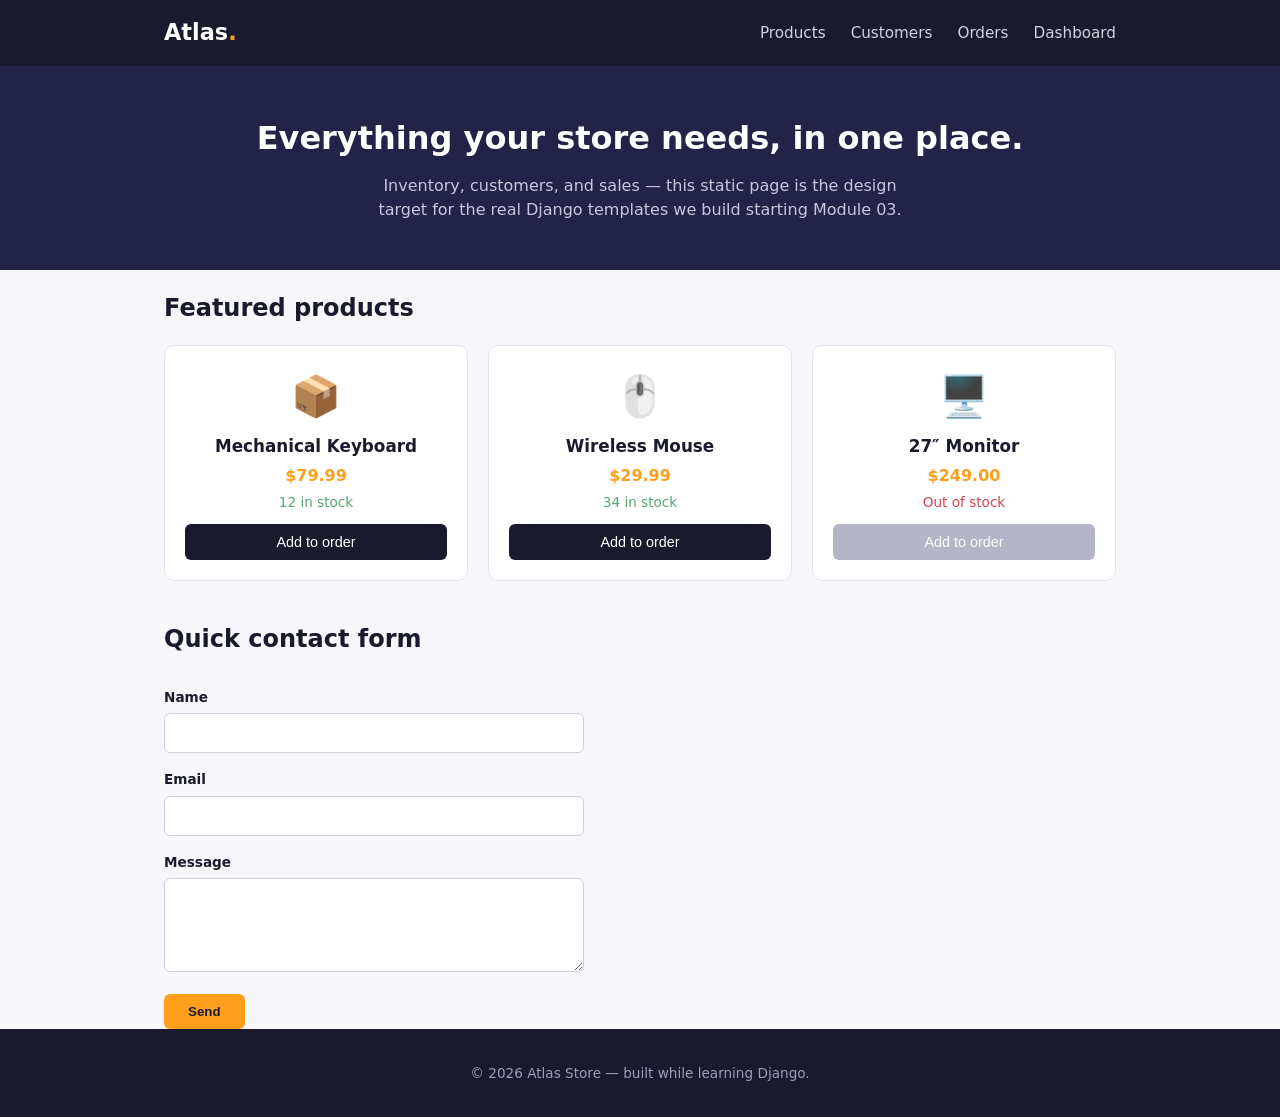
<file: modules/02-web-http-fundamentals-html-css/demo/static_site/index.html>
<!DOCTYPE html>
<html lang="en">
<head>
    <meta charset="UTF-8">
    <meta name="viewport" content="width=device-width, initial-scale=1.0">
    <title>Atlas Store — Preview</title>
    <link rel="stylesheet" href="style.css">
</head>
<body>

    <header class="site-header">
        <div class="container header-row">
            <a href="#" class="logo">Atlas<span>.</span></a>
            <nav>
                <a href="#">Products</a>
                <a href="#">Customers</a>
                <a href="#">Orders</a>
                <a href="#">Dashboard</a>
            </nav>
        </div>
    </header>

    <section class="hero">
        <div class="container">
            <h1>Everything your store needs, in one place.</h1>
            <p>Inventory, customers, and sales — this static page is the design
               target for the real Django templates we build starting Module 03.</p>
        </div>
    </section>

    <main class="container">
        <h2>Featured products</h2>

        <div class="product-grid">
            <article class="product-card">
                <div class="product-image" aria-hidden="true">📦</div>
                <h3>Mechanical Keyboard</h3>
                <p class="price">$79.99</p>
                <p class="stock">12 in stock</p>
                <button type="button">Add to order</button>
            </article>

            <article class="product-card">
                <div class="product-image" aria-hidden="true">🖱️</div>
                <h3>Wireless Mouse</h3>
                <p class="price">$29.99</p>
                <p class="stock">34 in stock</p>
                <button type="button">Add to order</button>
            </article>

            <article class="product-card">
                <div class="product-image" aria-hidden="true">🖥️</div>
                <h3>27&Prime; Monitor</h3>
                <p class="price">$249.00</p>
                <p class="stock out">Out of stock</p>
                <button type="button" disabled>Add to order</button>
            </article>
        </div>

        <h2>Quick contact form</h2>
        <form class="contact-form" action="#" method="post">
            <label for="name">Name</label>
            <input type="text" id="name" name="name" required>

            <label for="email">Email</label>
            <input type="email" id="email" name="email" required>

            <label for="message">Message</label>
            <textarea id="message" name="message" rows="4"></textarea>

            <button type="submit">Send</button>
        </form>
    </main>

    <footer class="site-footer">
        <div class="container">
            <p>&copy; 2026 Atlas Store &mdash; built while learning Django.</p>
        </div>
    </footer>

</body>
</html>
</file>
<file: modules/02-web-http-fundamentals-html-css/demo/static_site/style.css>
/* ---------- Reset-ish basics ---------- */
* {
    box-sizing: border-box;
}

body {
    margin: 0;
    font-family: system-ui, -apple-system, "Segoe UI", Arial, sans-serif;
    color: #1a1a2e;
    background: #f7f7fb;
    line-height: 1.5;
}

.container {
    max-width: 1000px;
    margin: 0 auto;
    padding: 0 24px;
}

/* ---------- Header ---------- */
.site-header {
    background: #1a1a2e;
    color: white;
}

.header-row {
    display: flex;
    justify-content: space-between;
    align-items: center;
    padding: 16px 24px;
}

.logo {
    color: white;
    text-decoration: none;
    font-size: 1.4rem;
    font-weight: bold;
}

.logo span {
    color: #ff9f1c;
}

.site-header nav a {
    color: #d1d1e0;
    text-decoration: none;
    margin-left: 20px;
    font-size: 0.95rem;
}

.site-header nav a:hover {
    color: white;
}

/* ---------- Hero ---------- */
.hero {
    background: #232347;
    color: white;
    padding: 48px 0;
    text-align: center;
}

.hero h1 {
    margin: 0 0 12px;
    font-size: 2rem;
}

.hero p {
    max-width: 560px;
    margin: 0 auto;
    color: #c7c7dd;
}

/* ---------- Product grid ---------- */
main {
    padding: 40px 24px;
}

.product-grid {
    display: grid;
    grid-template-columns: repeat(auto-fit, minmax(220px, 1fr));
    gap: 20px;
    margin-bottom: 40px;
}

.product-card {
    background: white;
    border: 1px solid #e4e4ef;
    border-radius: 10px;
    padding: 20px;
    text-align: center;
}

.product-image {
    font-size: 2.5rem;
    margin-bottom: 8px;
}

.product-card h3 {
    margin: 8px 0 4px;
    font-size: 1.05rem;
}

.price {
    font-weight: bold;
    color: #ff9f1c;
    margin: 4px 0;
}

.stock {
    font-size: 0.85rem;
    color: #57a773;
    margin: 0 0 12px;
}

.stock.out {
    color: #d64550;
}

.product-card button {
    width: 100%;
    padding: 10px;
    border: none;
    border-radius: 6px;
    background: #1a1a2e;
    color: white;
    cursor: pointer;
    font-size: 0.9rem;
}

.product-card button:disabled {
    background: #b5b5c9;
    cursor: not-allowed;
}

/* ---------- Contact form ---------- */
.contact-form {
    display: flex;
    flex-direction: column;
    max-width: 420px;
    gap: 6px;
}

.contact-form label {
    font-size: 0.85rem;
    font-weight: bold;
    margin-top: 10px;
}

.contact-form input,
.contact-form textarea {
    padding: 10px;
    border: 1px solid #cfcfe0;
    border-radius: 6px;
    font-family: inherit;
    font-size: 0.95rem;
}

.contact-form button {
    margin-top: 16px;
    padding: 10px;
    border: none;
    border-radius: 6px;
    background: #ff9f1c;
    color: #1a1a2e;
    font-weight: bold;
    cursor: pointer;
    align-self: flex-start;
    padding-left: 24px;
    padding-right: 24px;
}

/* ---------- Footer ---------- */
.site-footer {
    background: #1a1a2e;
    color: #9d9dbd;
    padding: 20px 0;
    text-align: center;
    font-size: 0.85rem;
}
</file>
